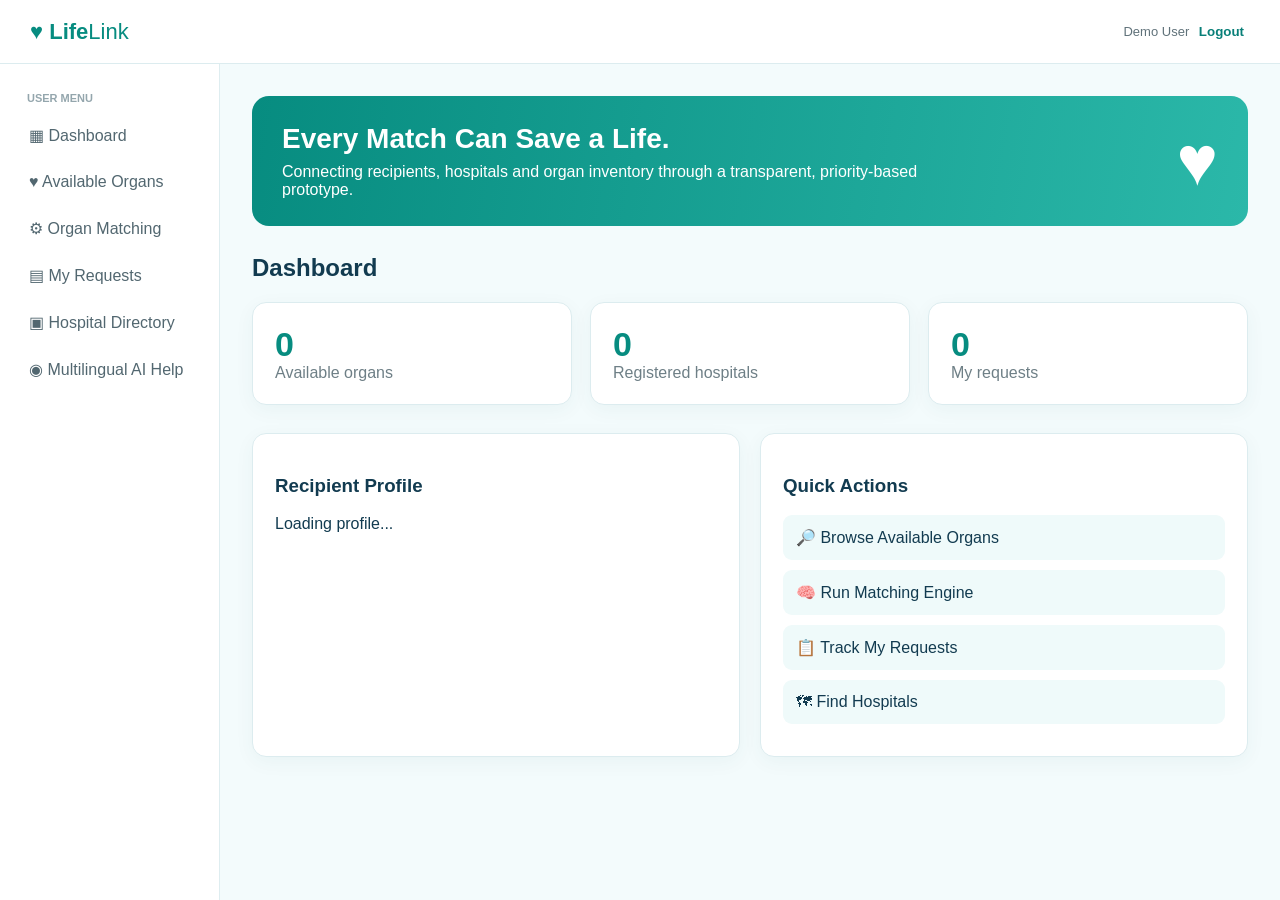
<file: frontend/dashboard.html>
<!DOCTYPE html>
<html lang="en">

<head>
    <meta charset="UTF-8">
    <meta name="viewport" content="width=device-width, initial-scale=1.0">

    <title>LifeLink Dashboard</title>

    <link rel="stylesheet" href="style.css">
</head>

<body onload="loadDashboard()">

    <!-- Top Navigation -->
    <header class="topbar">

        <a class="logo" href="dashboard.html">
            ♥ <b>Life</b>Link
        </a>

        <div id="topUser">
            Demo User
            <button class="linkbtn" onclick="logout()">
                Logout
            </button>
        </div>

    </header>

    <!-- Main Layout -->
    <div class="layout">

        <!-- Sidebar -->
        <aside>

            <div class="side-title">
                USER MENU
            </div>

            <a href="dashboard.html">▦ Dashboard</a>
            <a href="organs.html">♥ Available Organs</a>
            <a href="matching.html">⚙ Organ Matching</a>
            <a href="requests.html">▤ My Requests</a>
            <a href="hospitals.html">▣ Hospital Directory</a>
            <a href="help.html">◉ Multilingual AI Help</a>

        </aside>

        <!-- Dashboard Content -->
        <main class="page">

            <!-- Welcome Section -->
            <section class="hero">

                <div>
                    <h1>Every Match Can Save a Life.</h1>

                    <p>
                        Connecting recipients, hospitals and organ
                        inventory through a transparent,
                        priority-based prototype.
                    </p>
                </div>

                <div class="hero-icon">♥</div>

            </section>

            <h2>Dashboard</h2>

            <!-- Dashboard Statistics -->
            <section class="stats">

                <div class="stat">
                    <b id="organsCount">0</b>
                    <span>Available organs</span>
                </div>

                <div class="stat">
                    <b id="hospitalCount">0</b>
                    <span>Registered hospitals</span>
                </div>

                <div class="stat">
                    <b id="requestCount">0</b>
                    <span>My requests</span>
                </div>

            </section>

            <!-- Profile and Quick Actions -->
            <section class="grid-2">

                <div class="card">

                    <h3>Recipient Profile</h3>

                    <div id="profile">
                        Loading profile...
                    </div>

                </div>

                <div class="card">

                    <h3>Quick Actions</h3>

                    <a class="action" href="organs.html">
                        🔎 Browse Available Organs
                    </a>

                    <a class="action" href="matching.html">
                        🧠 Run Matching Engine
                    </a>

                    <a class="action" href="requests.html">
                        📋 Track My Requests
                    </a>

                    <a class="action" href="hospitals.html">
                        🗺 Find Hospitals
                    </a>

                </div>

            </section>

            <!-- API Error Message -->
            <p id="dashboardError" role="alert"></p>

        </main>

    </div>

    <!-- Load JavaScript -->
    <script src="app.js"></script>

</body>
</html>
</file>
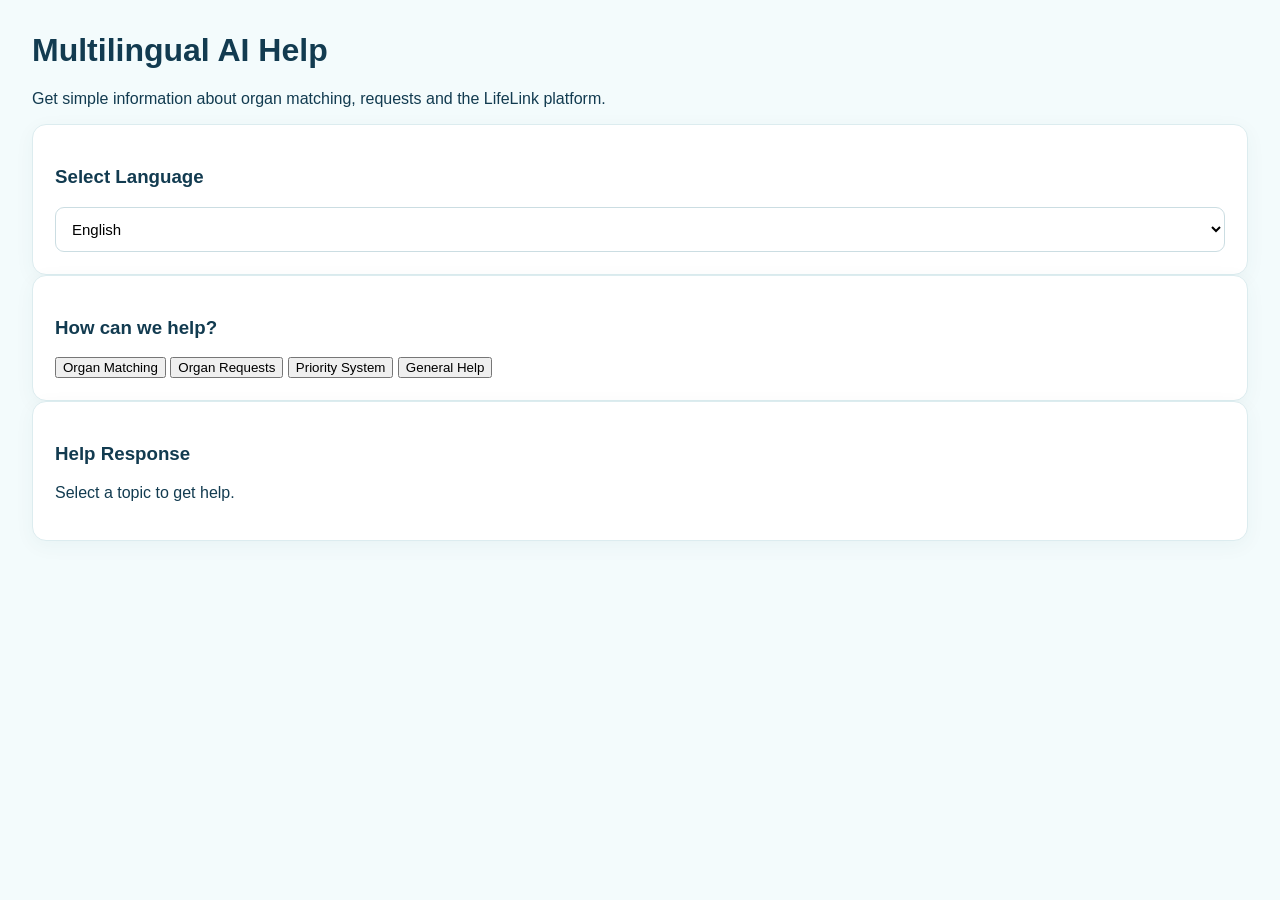
<file: frontend/help.html>
<!doctype html>
<html lang="en">

<head>
    <meta charset="UTF-8">
    <meta name="viewport" content="width=device-width, initial-scale=1.0">

    <title>LifeLink - Multilingual AI Help</title>

    <link rel="stylesheet" href="style.css">
</head>

<body onload="loadHelp()">

    <div id="shell"></div>

    <main class="page">

        <h1>Multilingual AI Help</h1>

        <p>
            Get simple information about organ matching,
            requests and the LifeLink platform.
        </p>

        <section class="card">

            <h3>Select Language</h3>

            <select id="helpLanguage">

                <option value="english">
                    English
                </option>

                <option value="telugu">
                    Telugu
                </option>

                <option value="hindi">
                    Hindi
                </option>

                <option value="tamil">
                    Tamil
                </option>

            </select>

        </section>

        <section class="card">

            <h3>How can we help?</h3>

            <div class="help-buttons">

                <button
                    class="btn"
                    onclick="showHelp('matching')">
                    Organ Matching
                </button>

                <button
                    class="btn"
                    onclick="showHelp('request')">
                    Organ Requests
                </button>

                <button
                    class="btn"
                    onclick="showHelp('priority')">
                    Priority System
                </button>

                <button
                    class="btn"
                    onclick="showHelp('general')">
                    General Help
                </button>

            </div>

        </section>

        <section class="card">

            <h3>Help Response</h3>

            <div id="helpResponse">

                <p class="muted">
                    Select a topic to get help.
                </p>

            </div>

        </section>

    </main>

    <script src="app.js"></script>

</body>

</html>
</file>
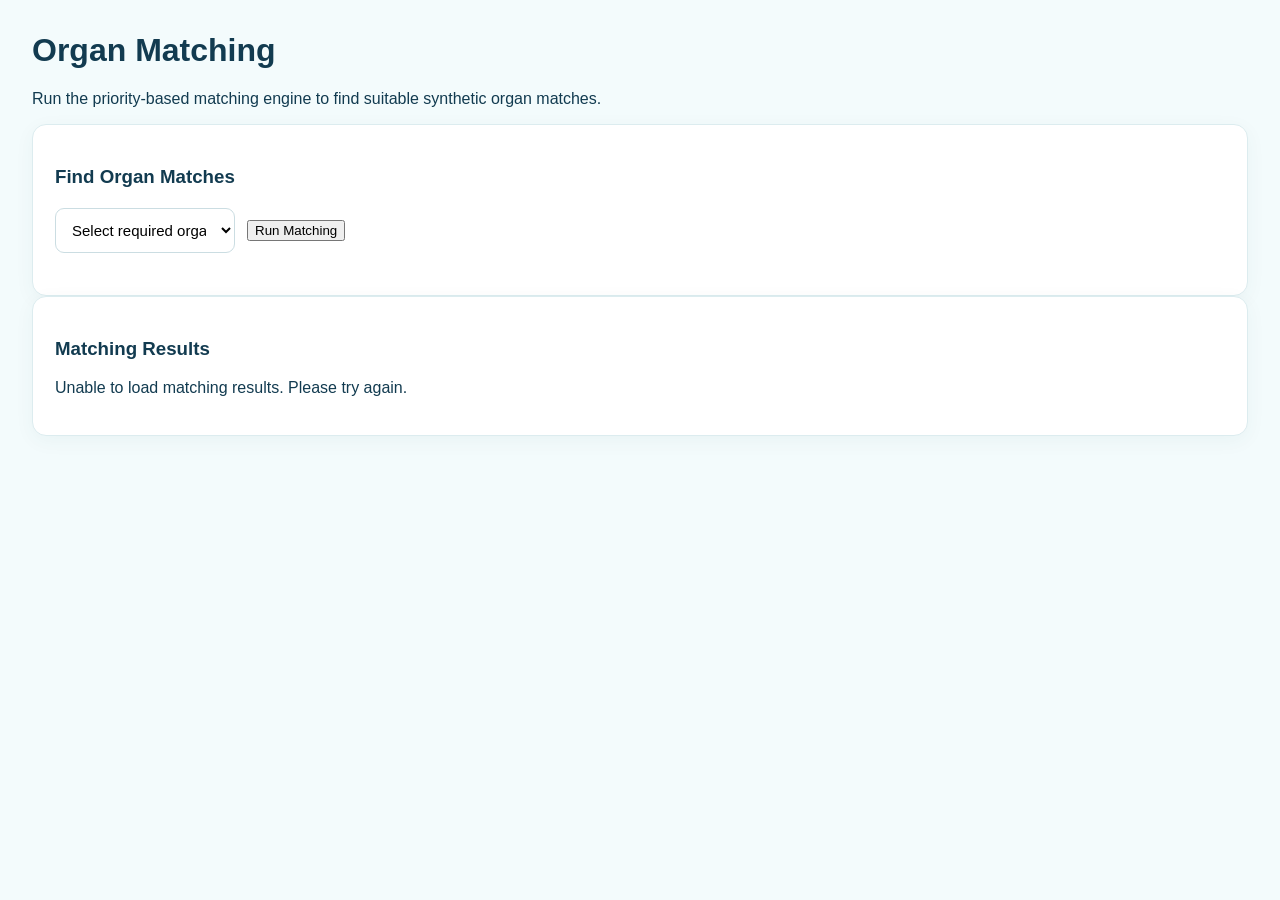
<file: frontend/matching.html>
<!doctype html>
<html lang="en">

<head>
    <meta charset="UTF-8">
    <meta name="viewport" content="width=device-width, initial-scale=1.0">

    <title>LifeLink - Organ Matching</title>

    <link rel="stylesheet" href="style.css">
</head>

<body onload="loadMatching()">

    <div id="shell"></div>

    <main class="page">

        <h1>Organ Matching</h1>

        <p>
            Run the priority-based matching engine to find suitable
            synthetic organ matches.
        </p>

        <section class="card">

            <h3>Find Organ Matches</h3>

            <div class="toolbar">

                <select id="matchOrgan">
                    <option value="">Select required organ</option>
                    <option value="Kidney">Kidney</option>
                    <option value="Liver">Liver</option>
                    <option value="Heart">Heart</option>
                    <option value="Cornea">Cornea</option>
                    <option value="Lungs">Lungs</option>
                </select>

                <button class="btn" onclick="runMatching()">
                    Run Matching
                </button>

            </div>

        </section>

        <section class="card">

            <h3>Matching Results</h3>

            <div id="matchingResults">

                <p class="muted">
                    Select an organ and click "Run Matching".
                </p>

            </div>

        </section>

    </main>

    <script src="app.js"></script>

</body>

</html>
</file>
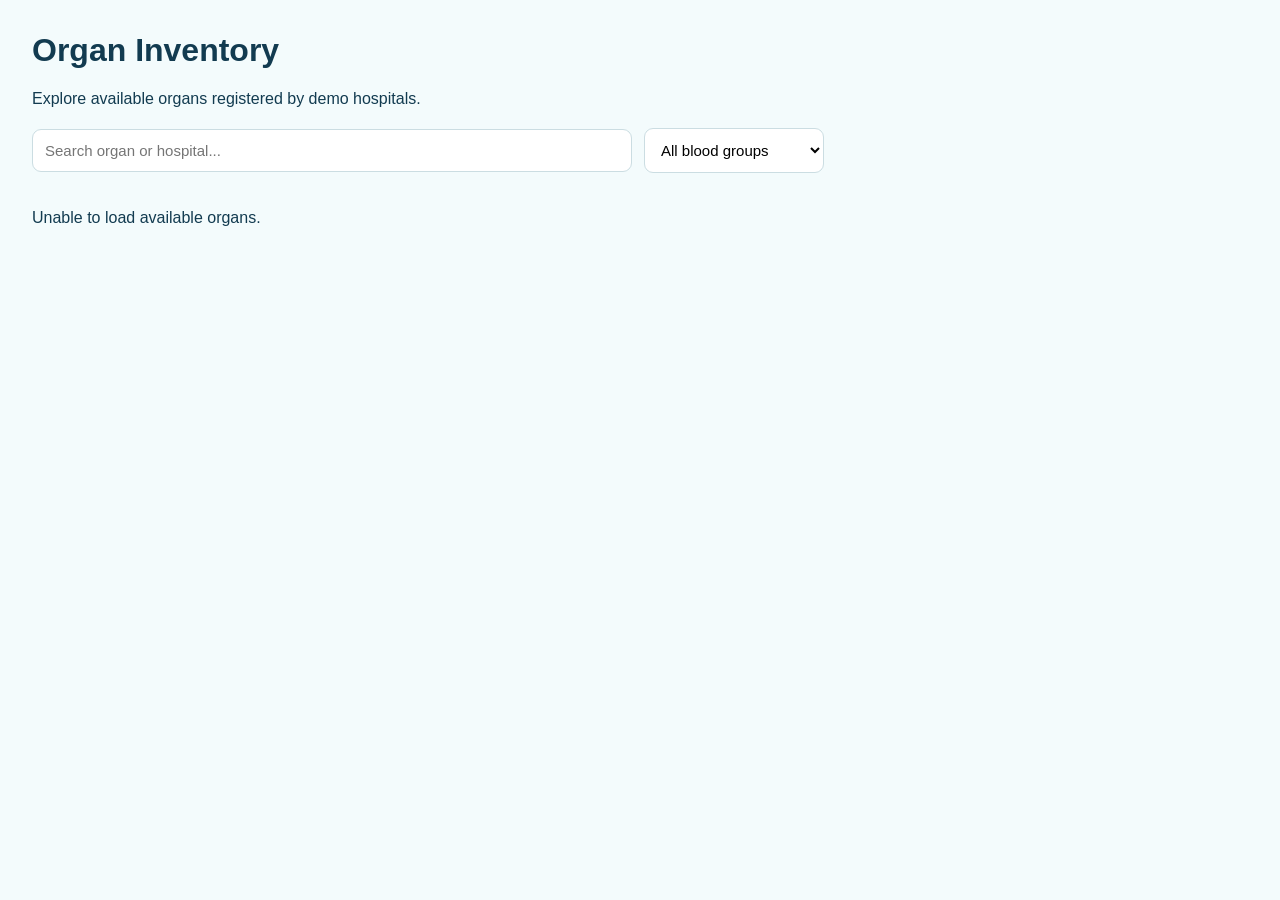
<file: frontend/organs.html>
<!doctype html>
<html lang="en">

<head>

    <meta charset="UTF-8">

    <meta
        name="viewport"
        content="width=device-width, initial-scale=1.0">

    <title>LifeLink - Available Organs</title>

    <link rel="stylesheet" href="style.css">

</head>

<body onload="loadOrgans()">

    <div id="shell"></div>

    <main class="page">

        <h1>Organ Inventory</h1>

        <p>
            Explore available organs registered by demo hospitals.
        </p>

        <div class="toolbar">

            <input
                id="search"
                oninput="filterCards()"
                placeholder="Search organ or hospital..."
            >

            <select
                id="blood"
                onchange="filterCards()">

                <option value="">
                    All blood groups
                </option>

                <option value="A+">
                    A+
                </option>

                <option value="B+">
                    B+
                </option>

                <option value="AB+">
                    AB+
                </option>

                <option value="O+">
                    O+
                </option>

            </select>

        </div>

        <div
            id="organCards"
            class="cards">
        </div>

    </main>

    <script src="app.js?v=2"></script>

</body>

</html>
</file>
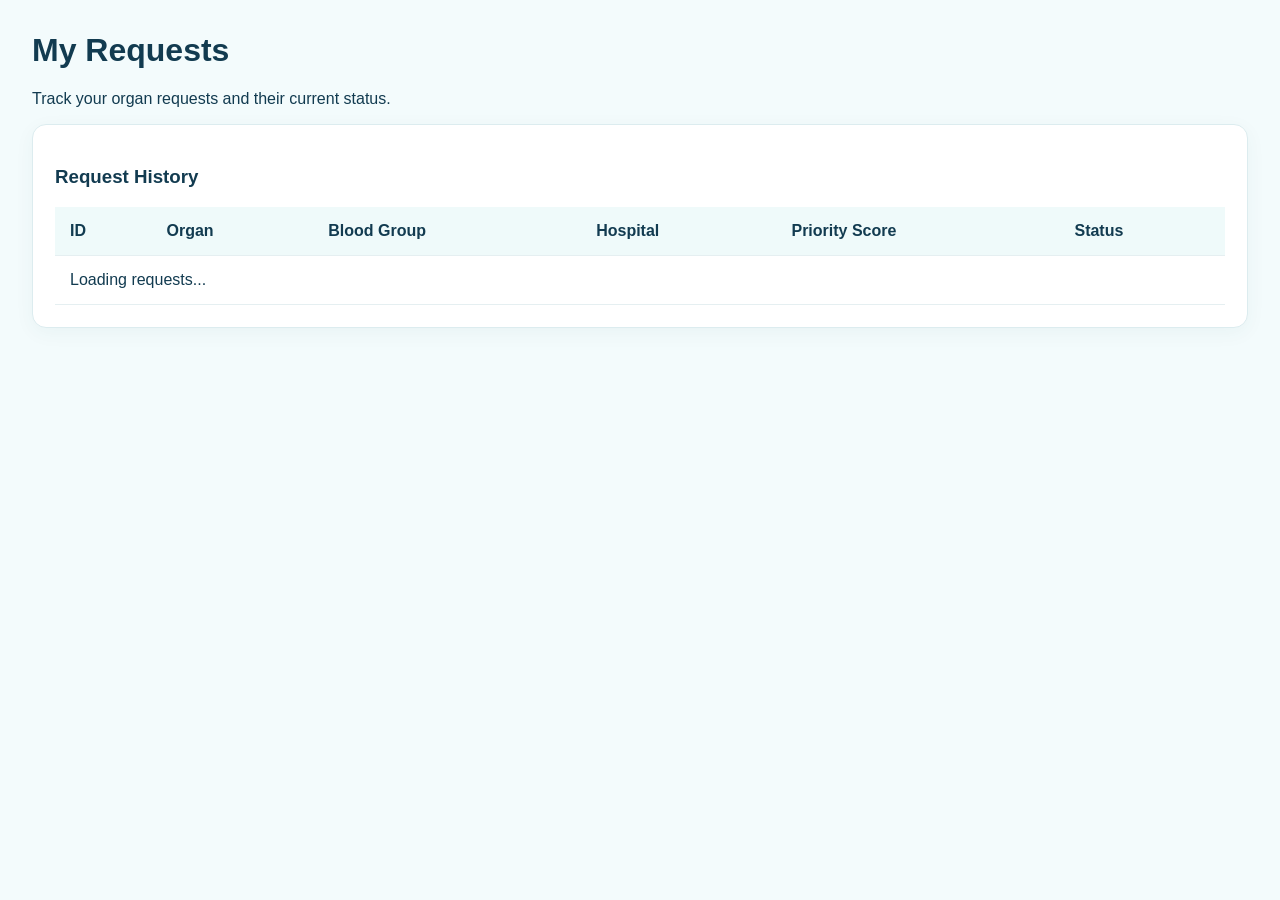
<file: frontend/requests.html>
<!doctype html>
<html lang="en">

<head>

    <meta charset="UTF-8">

    <meta
        name="viewport"
        content="width=device-width, initial-scale=1.0">

    <title>LifeLink - My Requests</title>

    <link rel="stylesheet" href="style.css">

</head>

<body onload="loadRequests()">

    <div id="shell"></div>

    <main class="page">

        <h1>My Requests</h1>

        <p>
            Track your organ requests and their current status.
        </p>

        <section class="card">

            <h3>Request History</h3>

            <div class="table-container">

                <table>

                    <thead>

                        <tr>
                            <th>ID</th>
                            <th>Organ</th>
                            <th>Blood Group</th>
                            <th>Hospital</th>
                            <th>Priority Score</th>
                            <th>Status</th>
                        </tr>

                    </thead>

                    <tbody id="requestRows">

                        <tr>

                            <td colspan="6">
                                Loading requests...
                            </td>

                        </tr>

                    </tbody>

                </table>

            </div>

        </section>

    </main>

    <script src="app.js"></script>

</body>

</html>
</file>
<file: frontend/style.css>
/* ================================
   GLOBAL
================================ */

* {
    box-sizing: border-box;
}

html {
    scroll-behavior: smooth;
}

body {
    margin: 0;
    font-family: Inter, Arial, sans-serif;
    background: #f3fbfc;
    color: #123b50;
}

a {
    text-decoration: none;
    color: inherit;
}

button,
input,
select {
    font-family: inherit;
}


/* ================================
   LOGIN PAGE
================================ */

.login-bg {
    min-height: 100vh;
    display: flex;
    align-items: center;
    justify-content: center;
    background: linear-gradient(135deg, #dcfbf7, #eef7ff);
}

.login-card {
    width: 440px;
    background: #fff;
    padding: 35px;
    border-radius: 22px;
    box-shadow: 0 20px 60px #164c5a20;
}

.brand {
    font-size: 27px;
    font-weight: 800;
    color: #087f78;
}

.brand span {
    color: #0d9d93;
}

.login-card h1 {
    text-align: center;
    margin: 18px 0 5px;
}

.login-card > p {
    text-align: center;
    color: #71818a;
}

.roles {
    display: flex;
    gap: 8px;
    margin: 25px 0;
}

.roles label {
    flex: 1;
}

.roles input {
    display: none;
}

.roles span {
    display: block;
    text-align: center;
    padding: 12px;
    border: 1px solid #cfe1e5;
    border-radius: 10px;
    cursor: pointer;
}

.roles input:checked + span {
    background: #d9f8f3;
    border-color: #19a99a;
}

.login-card label,
.match-form label {
    display: block;
    font-weight: 700;
    margin: 12px 0 7px;
}

input,
select {
    width: 100%;
    padding: 12px;
    border: 1px solid #cbdde2;
    border-radius: 9px;
    background: #fff;
    font-size: 15px;
}

.primary {
    border: 0;
    border-radius: 9px;
    padding: 12px 18px;
    background: #078c80;
    color: #fff;
    font-weight: 700;
    cursor: pointer;
}

.primary:hover {
    background: #06776d;
}

.full {
    width: 100%;
    margin-top: 18px;
}

.demo {
    font-size: 12px;
    background: #f2f8f9;
    padding: 12px;
    margin-top: 20px;
    border-radius: 10px;
}

.alert {
    background: #ffe9e9;
    color: #a33;
    padding: 10px;
    border-radius: 8px;
    margin: 10px 0;
}

.hidden {
    display: none;
}


/* ================================
   TOP NAVIGATION
================================ */

.topbar {
    height: 64px;
    background: #fff;
    border-bottom: 1px solid #dcecef;
    display: flex;
    align-items: center;
    justify-content: space-between;
    padding: 0 30px;
    position: sticky;
    top: 0;
    z-index: 20;
}

.logo {
    font-size: 22px;
    color: #078c80;
}

.topbar > div {
    font-size: 13px;
    color: #60727a;
}

.linkbtn {
    border: 0;
    background: none;
    color: #087f78;
    font-weight: 700;
    cursor: pointer;
}


/* ================================
   MAIN LAYOUT
================================ */

.layout {
    display: flex;
    min-height: calc(100vh - 64px);
    align-items: flex-start;
}


/* ================================
   SIDEBAR
================================ */

aside {
    width: 220px;
    min-width: 220px;
    background: #fff;
    padding: 28px 15px;
    border-right: 1px solid #deedf0;
    min-height: calc(100vh - 64px);
}

aside a {
    display: block;
    padding: 12px 14px;
    border-radius: 9px;
    color: #526770;
    margin: 4px 0;
}

aside a:hover {
    background: #e1f8f5;
    color: #087f78;
}

.side-title {
    font-size: 11px;
    font-weight: 800;
    color: #94a6ad;
    margin: 0 12px 10px;
}


/* ================================
   PAGE CONTENT
================================ */

.page {
    flex: 1;
    padding: 32px;
    max-width: 1300px;
    margin: 0 auto;
    width: 100%;
    min-width: 0;
}

.page h1 {
    margin-top: 0;
}


/* ================================
   HERO
================================ */

.hero {
    display: flex;
    justify-content: space-between;
    align-items: center;
    background: linear-gradient(100deg, #078c80, #2bb8a9);
    color: white;
    border-radius: 17px;
    padding: 25px 30px;
    margin-bottom: 28px;
}

.hero h1 {
    margin: 0 0 8px;
    font-size: 28px;
}

.hero p {
    margin: 0;
    max-width: 700px;
}

.hero-icon {
    font-size: 70px;
}


/* ================================
   DASHBOARD STATS
================================ */

.stats {
    display: grid;
    grid-template-columns: repeat(3, 1fr);
    gap: 18px;
    margin: 20px 0 28px;
}

.stat,
.card {
    background: #fff;
    border: 1px solid #dcecef;
    border-radius: 14px;
    padding: 22px;
    box-shadow: 0 5px 20px #174c5a0c;
}

.stat b {
    display: block;
    font-size: 34px;
    color: #078c80;
}

.stat span {
    color: #6e7f86;
}


/* ================================
   TWO COLUMN SECTIONS
================================ */

.grid-2 {
    display: grid;
    grid-template-columns: 1fr 1fr;
    gap: 20px;
}

.action {
    display: block;
    background: #effafa;
    margin: 10px 0;
    padding: 13px;
    border-radius: 9px;
}

.action:hover {
    background: #e1f8f5;
}


/* ================================
   SEARCH / FILTER TOOLBAR
================================ */

.toolbar {
    display: flex;
    gap: 12px;
    margin: 20px 0;
    align-items: center;
    width: 100%;
}

.toolbar input {
    max-width: 600px;
}

.toolbar select {
    max-width: 180px;
}


/* ================================
   ORGAN CARDS
================================ */

.cards {
    display: grid;
    grid-template-columns: repeat(3, minmax(0, 1fr));
    gap: 18px;
    width: 100%;
    margin-top: 20px;
    align-items: stretch;
}

.organ-card {
    background: #fff;
    border: 1px solid #dcecef;
    border-radius: 14px;
    padding: 20px;
    box-shadow: 0 5px 20px #174c5a0c;
    min-width: 0;
}

.organ-card:hover {
    transform: translateY(-2px);
    box-shadow: 0 8px 25px #174c5a18;
}

.organ-card h3 {
    margin: 10px 0;
    color: #123b50;
}

.organ-card p {
    margin: 8px 0;
    color: #60727a;
}

.organ-icon {
    font-size: 28px;
    color: #ef6c94;
}

.badge {
    display: inline-block;
    padding: 5px 9px;
    background: #dff7ec;
    color: #087f55;
    border-radius: 20px;
    font-size: 12px;
    font-weight: 700;
    margin-top: 5px;
}

.small {
    padding: 9px 12px;
    margin-top: 12px;
}


/* ================================
   MATCHING PAGE
================================ */

.match-form {
    display: flex;
    gap: 12px;
    align-items: end;
    background: #fff;
    padding: 20px;
    border-radius: 14px;
    border: 1px solid #dcecef;
    margin: 20px 0;
}

.match-form label {
    margin: 0;
}

.match-form select {
    width: 250px;
}

.result {
    display: flex;
    justify-content: space-between;
    align-items: center;
    background: #fff;
    border: 1px solid #dcecef;
    border-radius: 14px;
    padding: 20px;
    margin: 14px 0;
}

.score {
    float: right;
    color: #078c80;
    font-size: 20px;
}

.result li {
    color: #64777e;
    font-size: 13px;
    margin: 5px 0;
}


/* ================================
   TABLE
================================ */

.table-wrap {
    overflow: auto;
    background: #fff;
    border-radius: 14px;
    border: 1px solid #dcecef;
}

table {
    width: 100%;
    border-collapse: collapse;
}

th,
td {
    padding: 15px;
    text-align: left;
    border-bottom: 1px solid #e5eff1;
}

th {
    background: #effafa;
}


/* ================================
   HOSPITALS
================================ */

#map {
    height: 480px;
    border-radius: 14px;
    margin: 20px 0;
}

.hospital-list {
    display: grid;
    grid-template-columns: repeat(3, 1fr);
    gap: 15px;
}


/* ================================
   HELP / CHAT
================================ */

.help-box {
    max-width: 900px;
}

.help-box select {
    max-width: 250px;
    margin: 10px 0 25px;
}

.chat {
    background: #f7fbfc;
    padding: 20px;
    border-radius: 12px;
}

.chat button {
    border: 0;
    background: #e2f7f4;
    padding: 10px;
    border-radius: 18px;
    margin: 6px;
    cursor: pointer;
}

.chat button:hover {
    background: #ccefe9;
}

.message {
    background: #fff;
    padding: 12px;
    border-radius: 10px;
    margin-bottom: 12px;
}

.chat #answer {
    background: #fff;
    padding: 15px;
    border-radius: 10px;
    margin-top: 12px;
}


/* ================================
   RESPONSIVE - TABLET
================================ */

@media (max-width: 900px) {

    aside {
        display: none;
    }

    .page {
        padding: 18px;
    }

    .cards,
    .hospital-list {
        grid-template-columns: repeat(2, minmax(0, 1fr));
    }

    .stats {
        grid-template-columns: 1fr;
    }

    .grid-2 {
        grid-template-columns: 1fr;
    }
}


/* ================================
   RESPONSIVE - MOBILE
================================ */

@media (max-width: 600px) {

    .cards,
    .hospital-list {
        grid-template-columns: 1fr;
    }

    .topbar {
        padding: 0 15px;
    }

    .topbar > div {
        font-size: 11px;
    }

    .toolbar {
        display: block;
    }

    .toolbar input,
    .toolbar select {
        max-width: none;
        margin-bottom: 10px;
    }

    .match-form {
        display: block;
    }

    .match-form select {
        width: 100%;
        margin-bottom: 10px;
    }

    .result {
        display: block;
    }

    .result .primary {
        margin-top: 10px;
    }

    .login-card {
        width: 92%;
        padding: 25px;
    }

    .hero {
        padding: 20px;
    }

    .hero h1 {
        font-size: 22px;
    }

    .hero-icon {
        font-size: 45px;
    }
}
</file>
